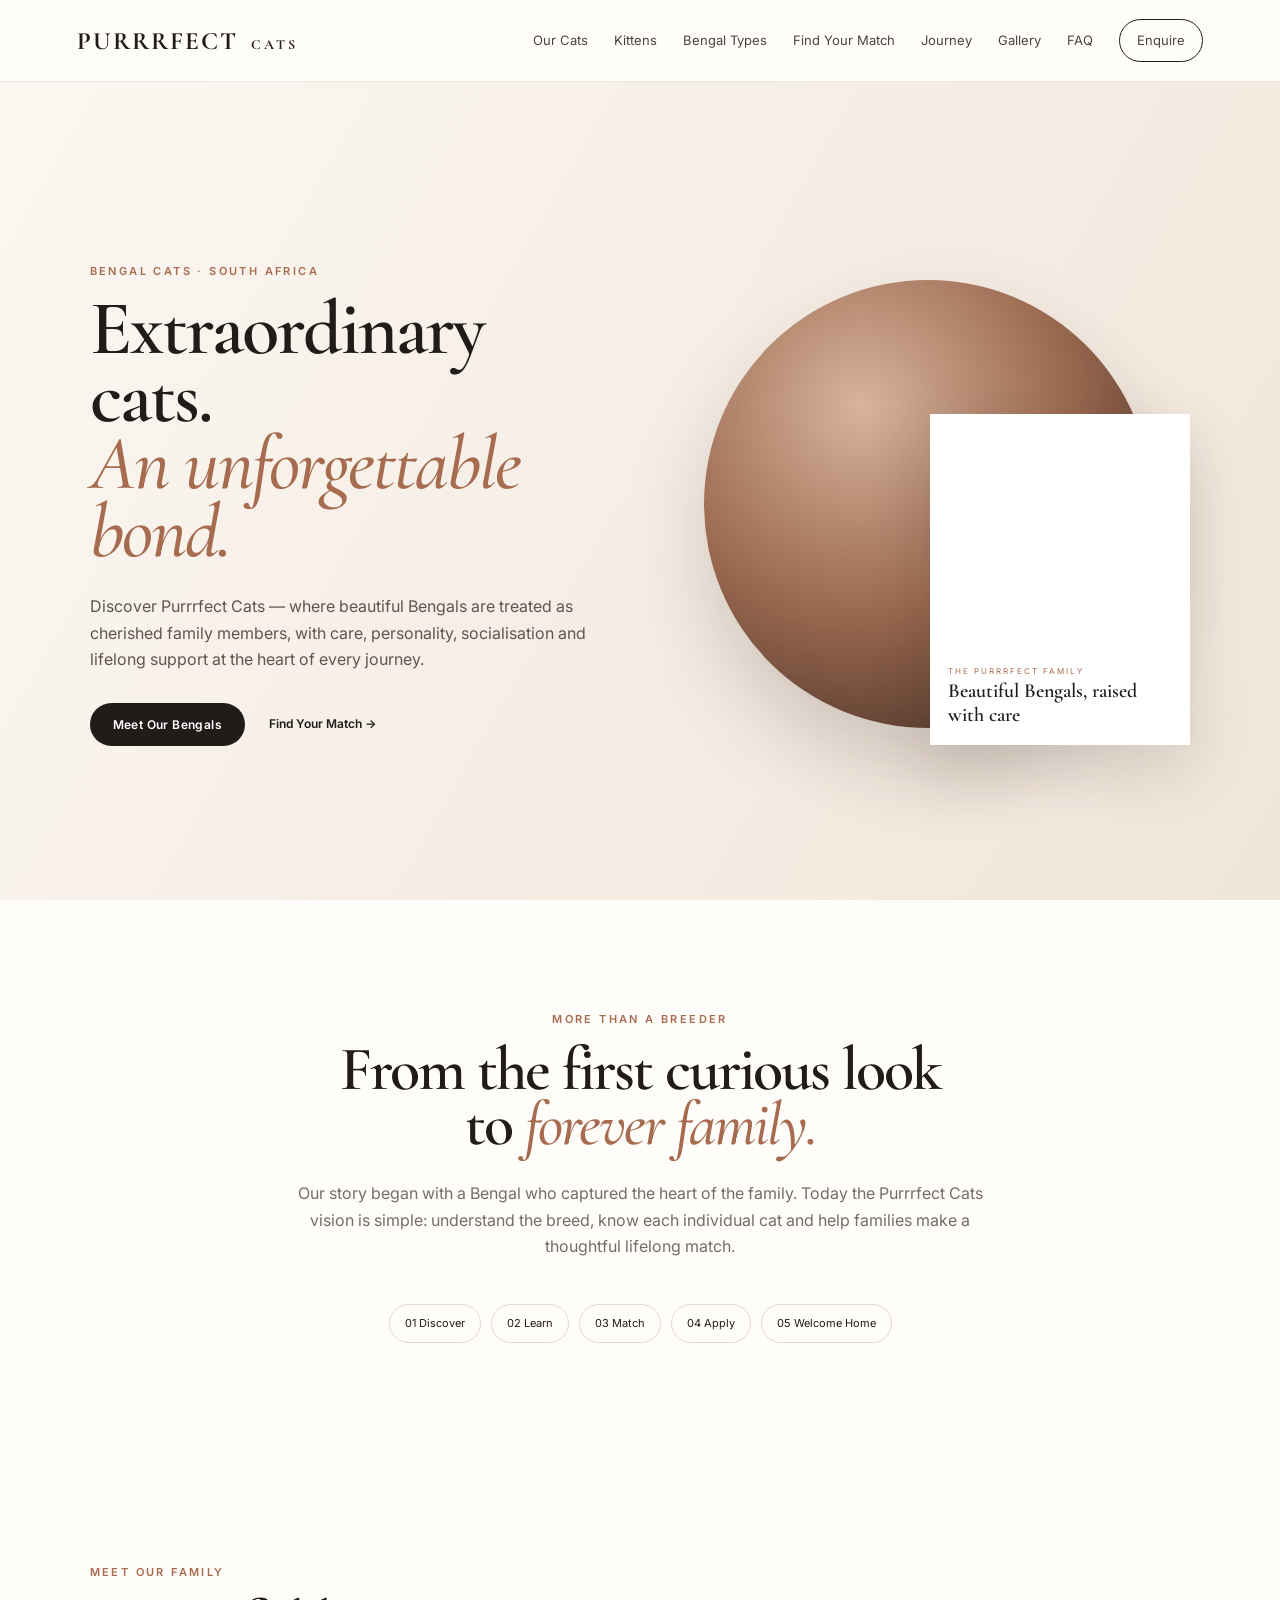
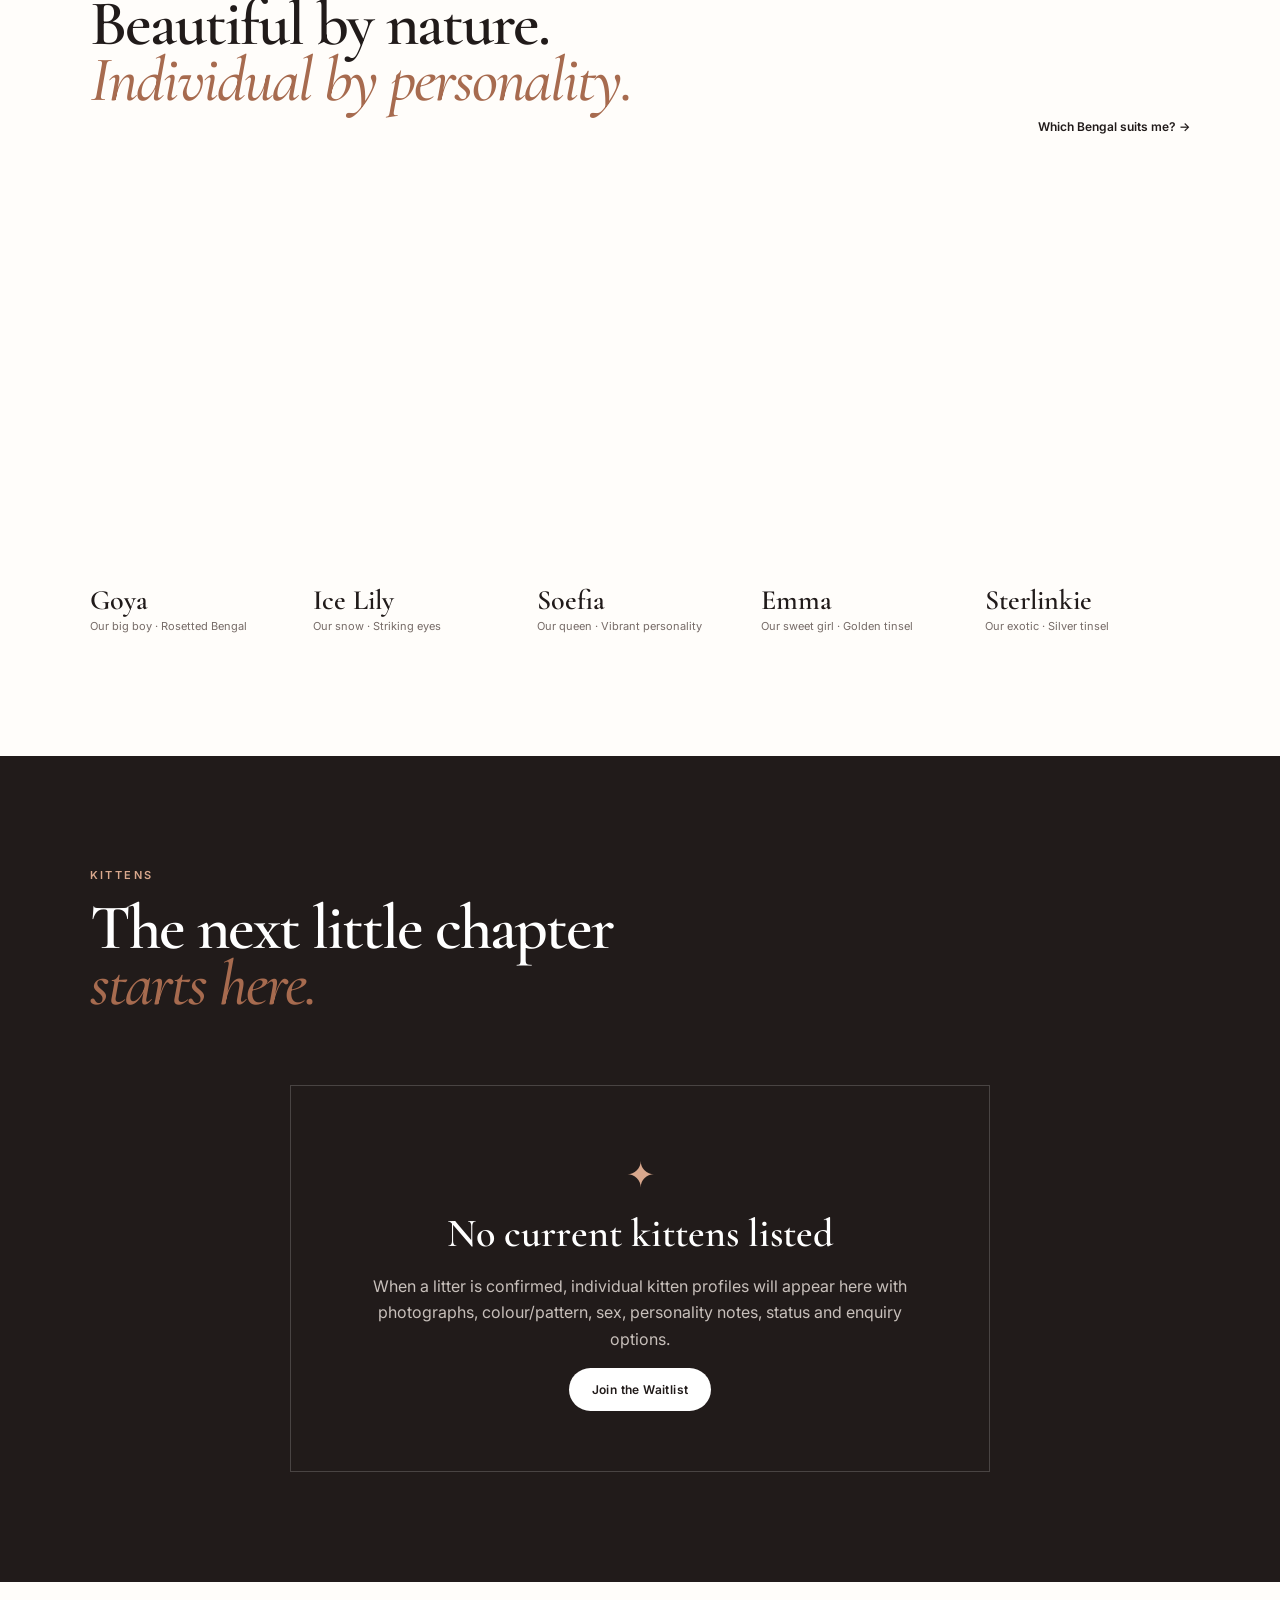
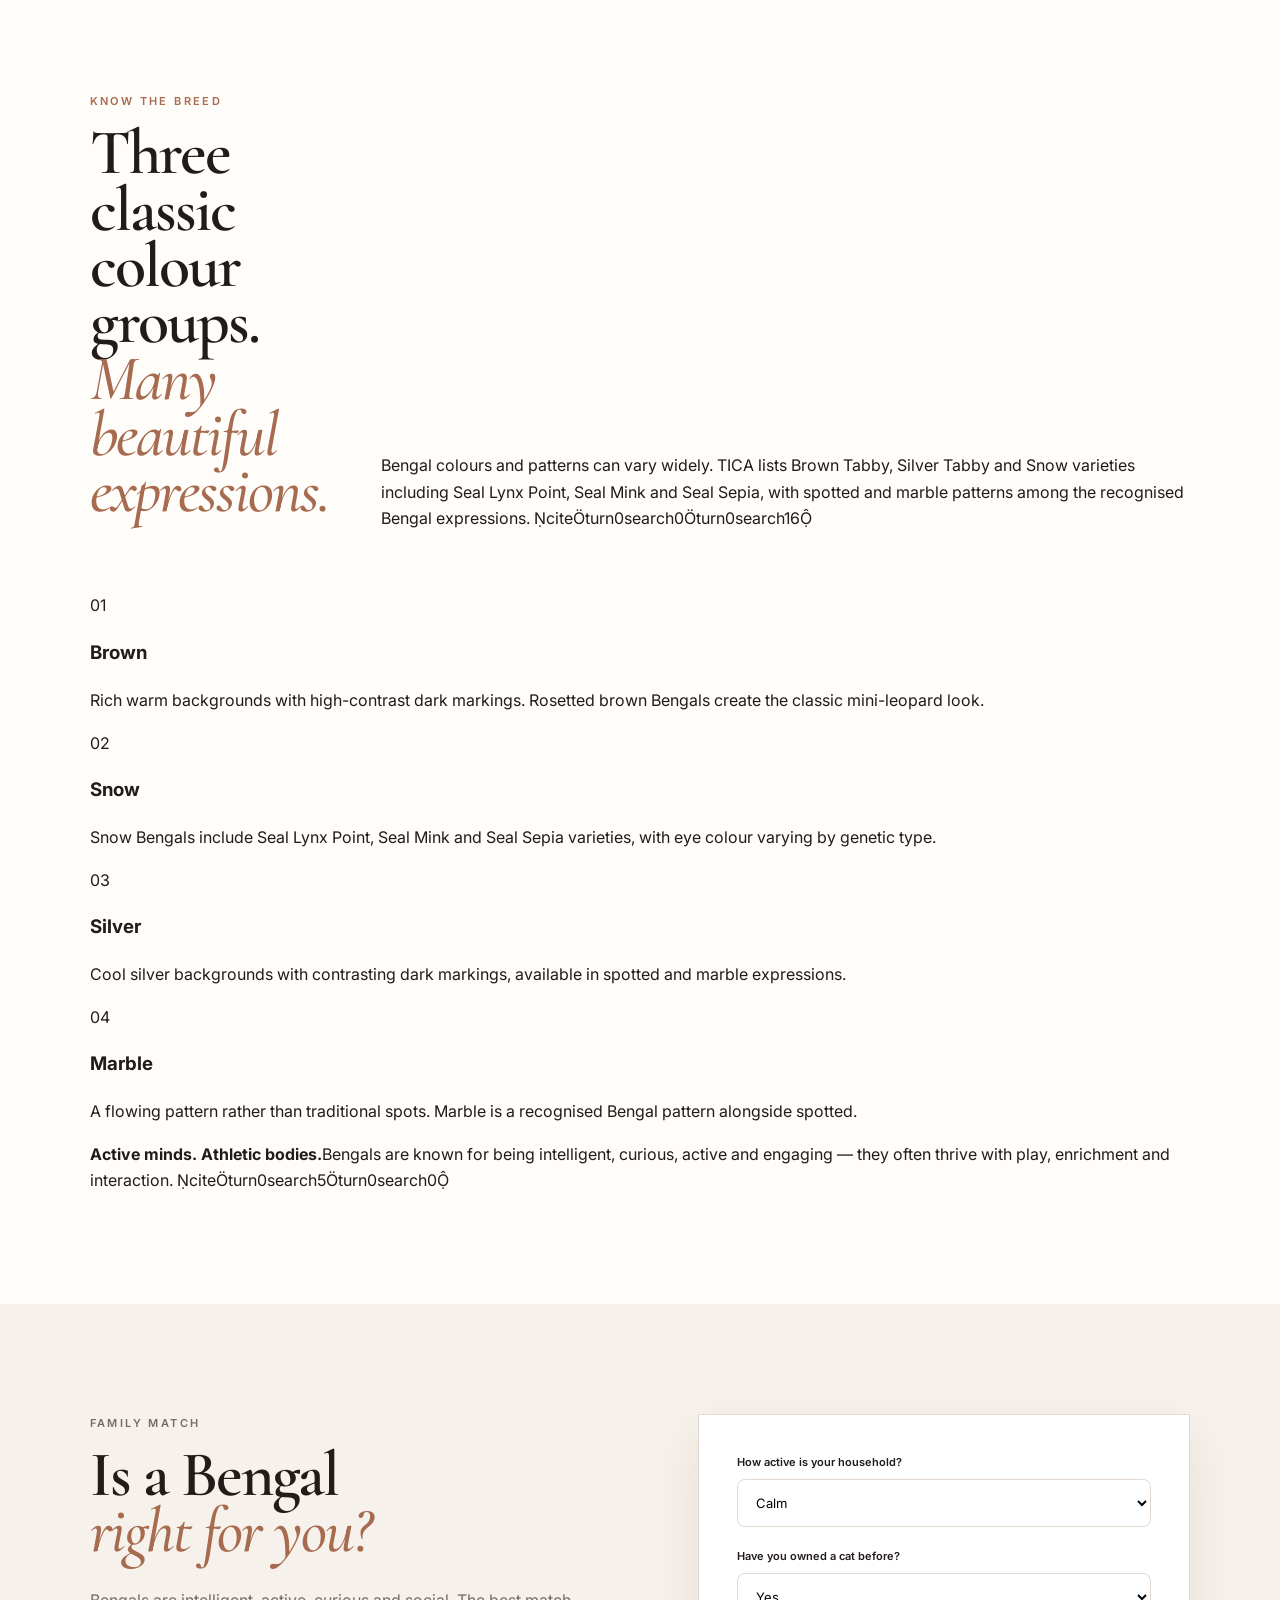
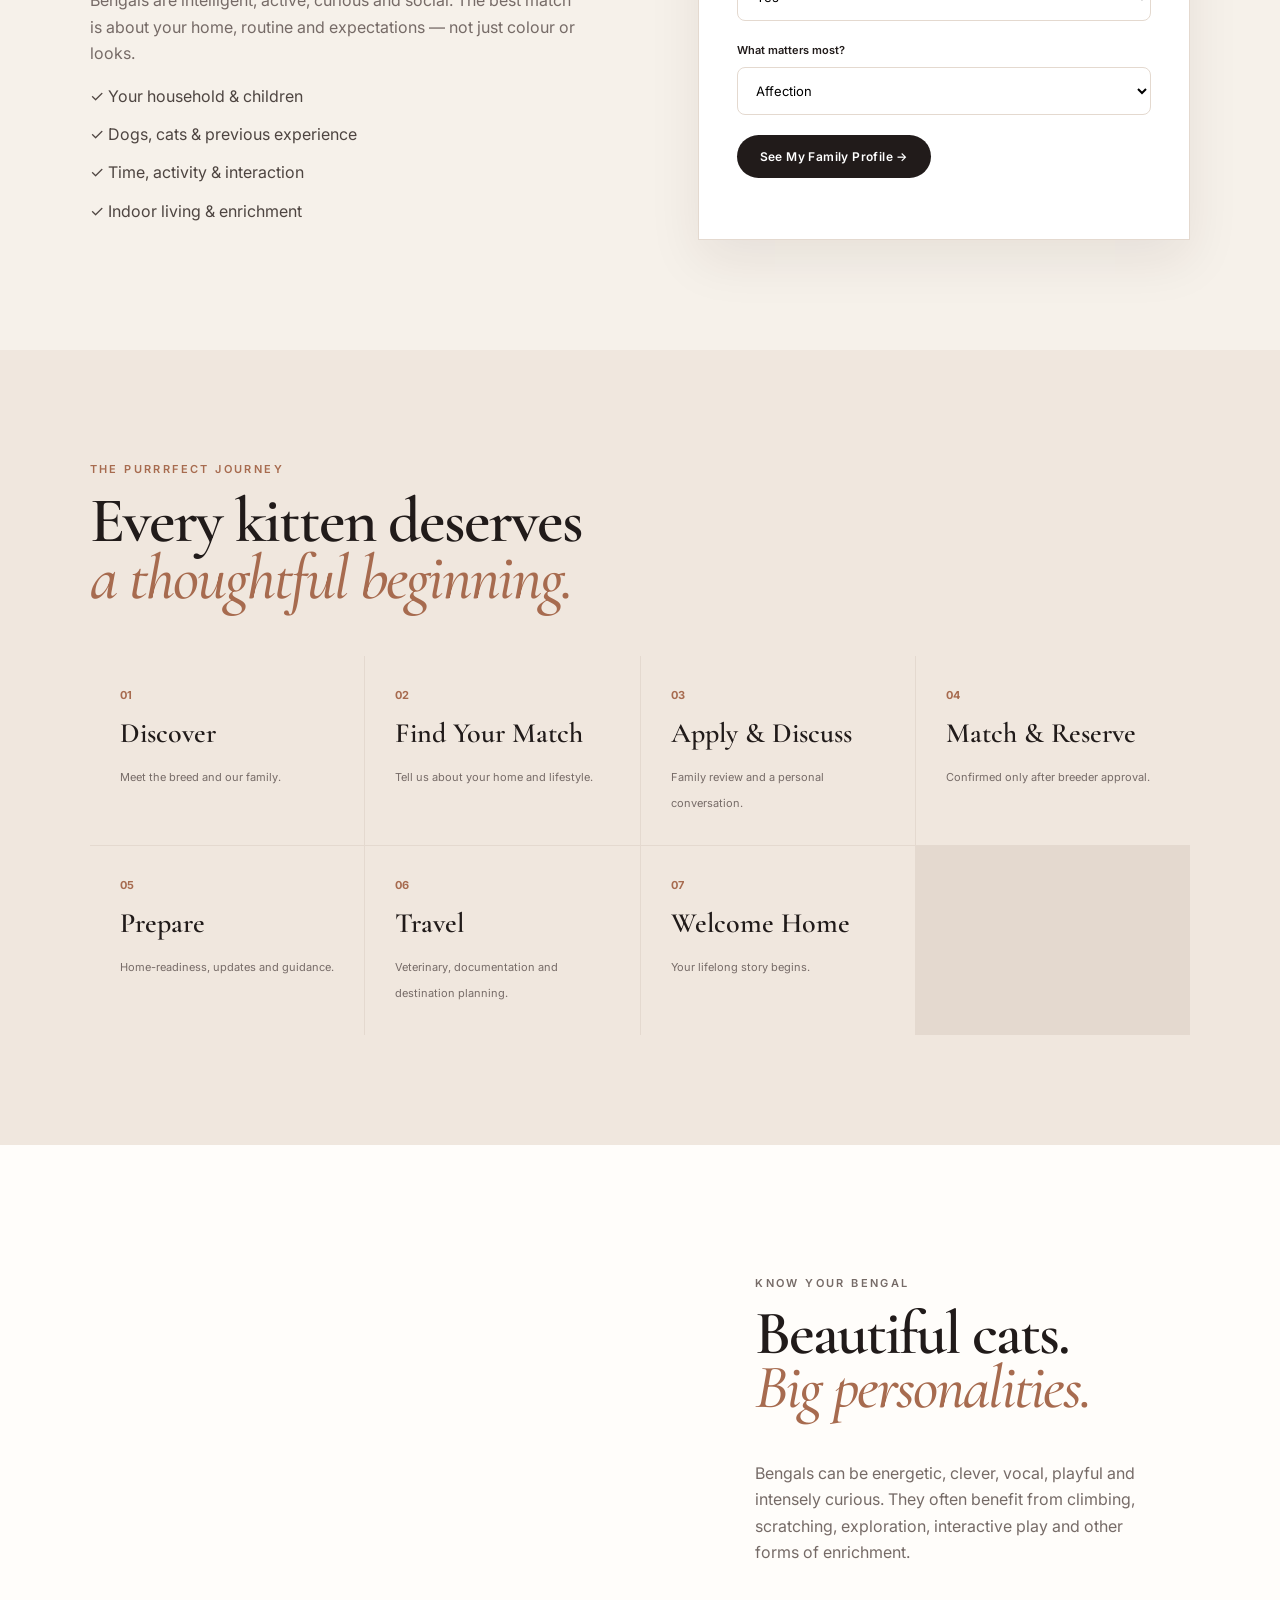
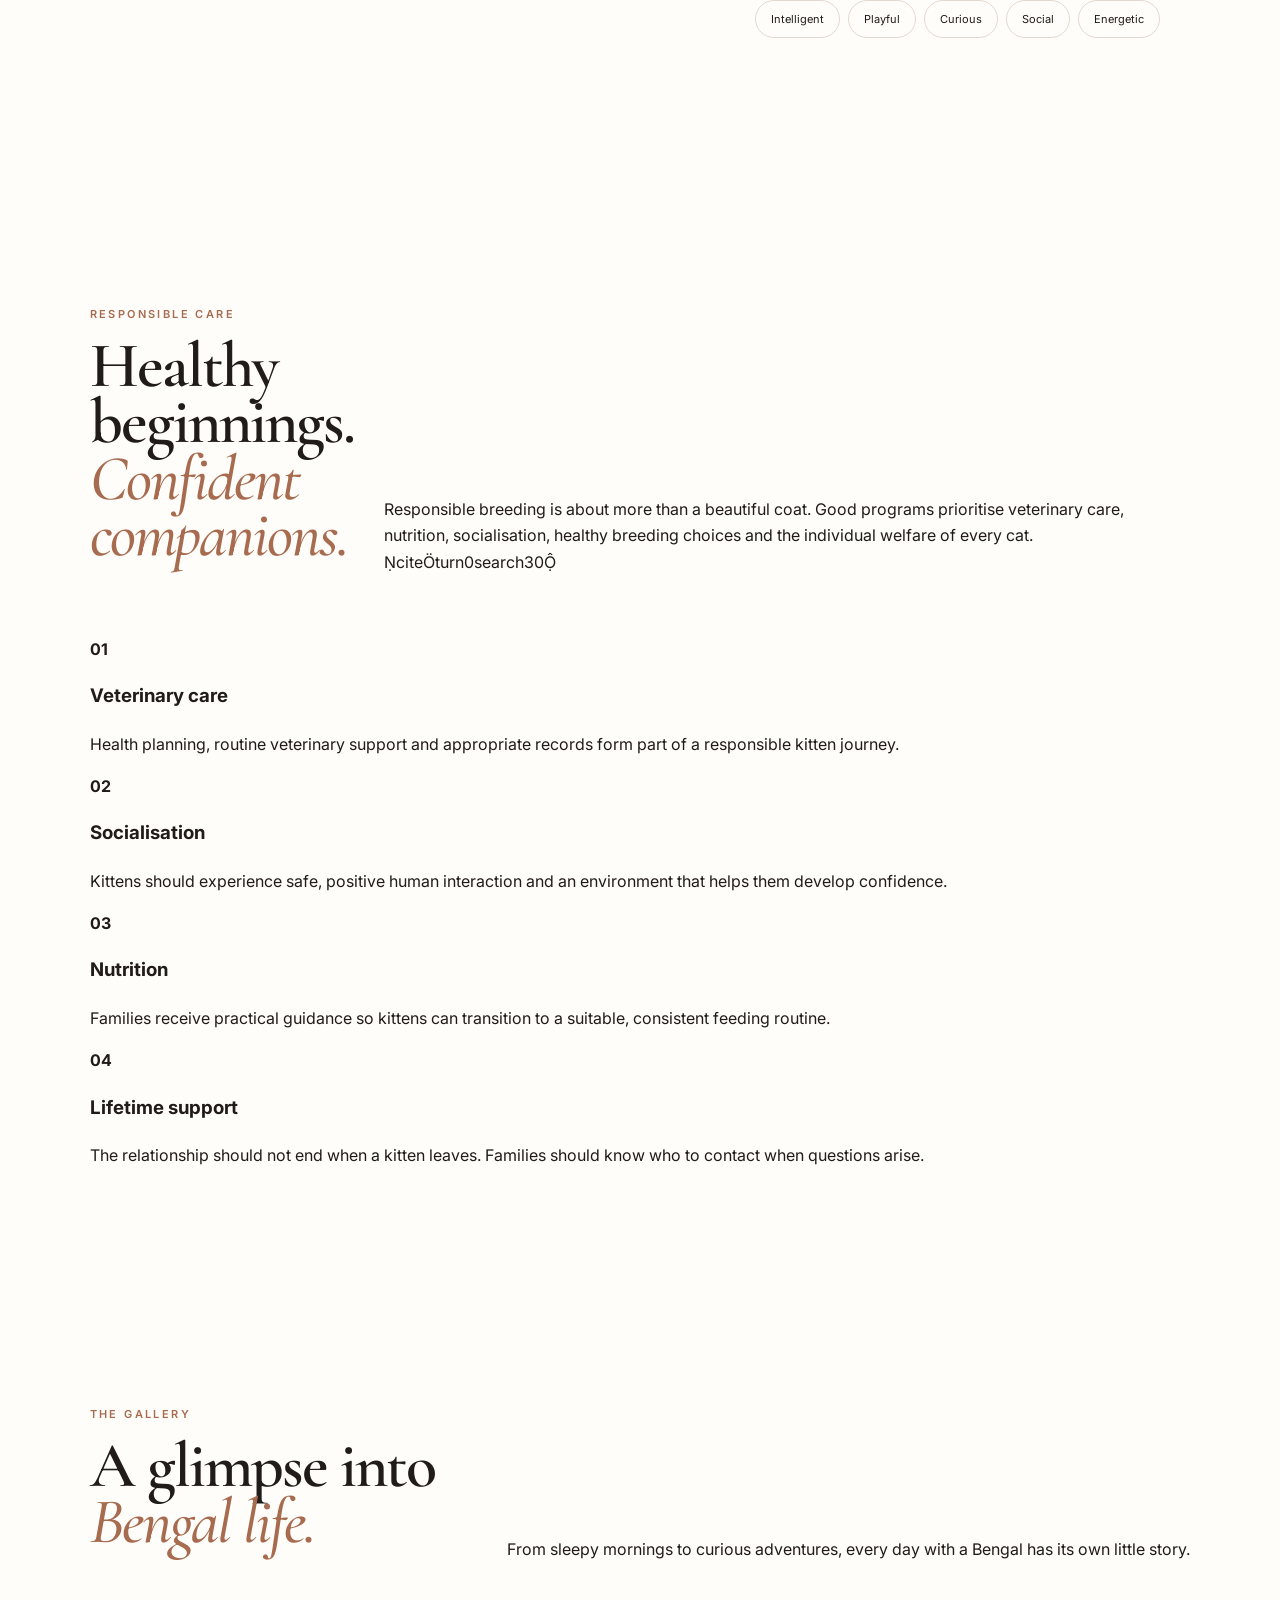
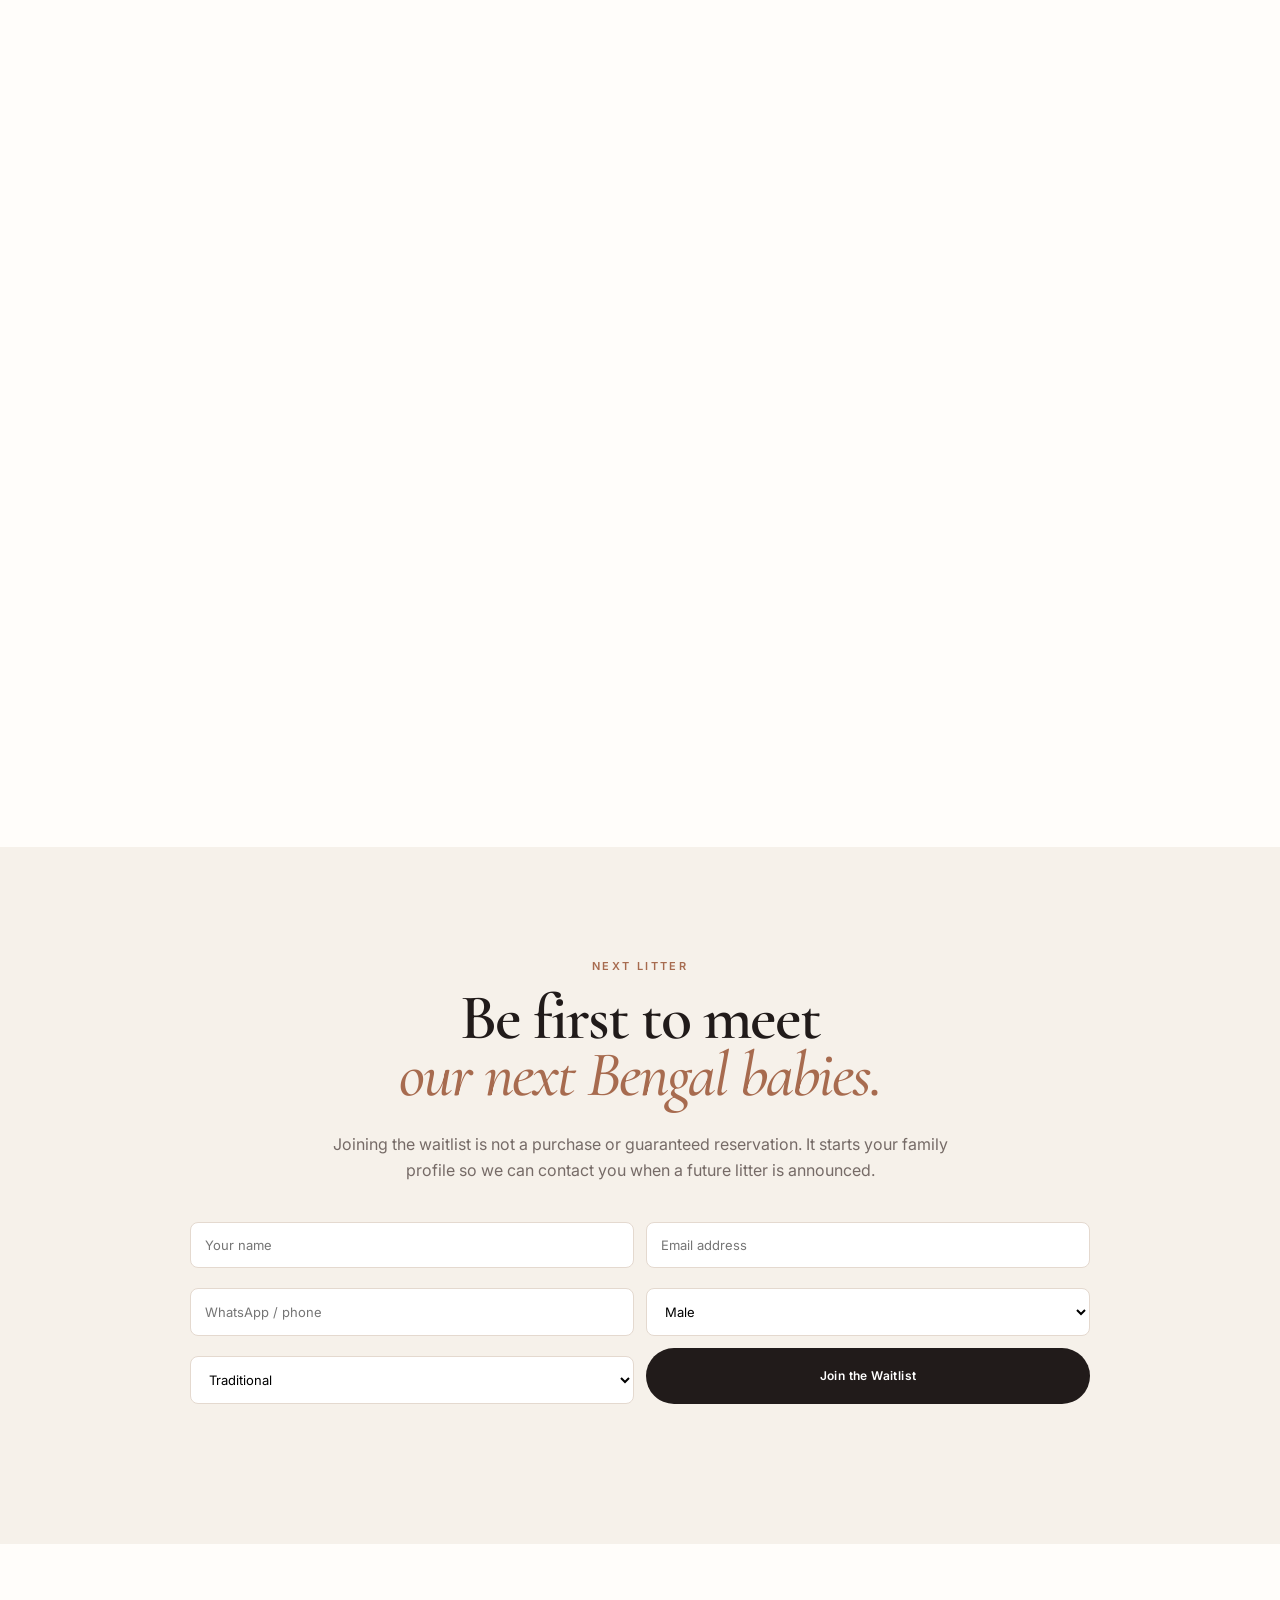
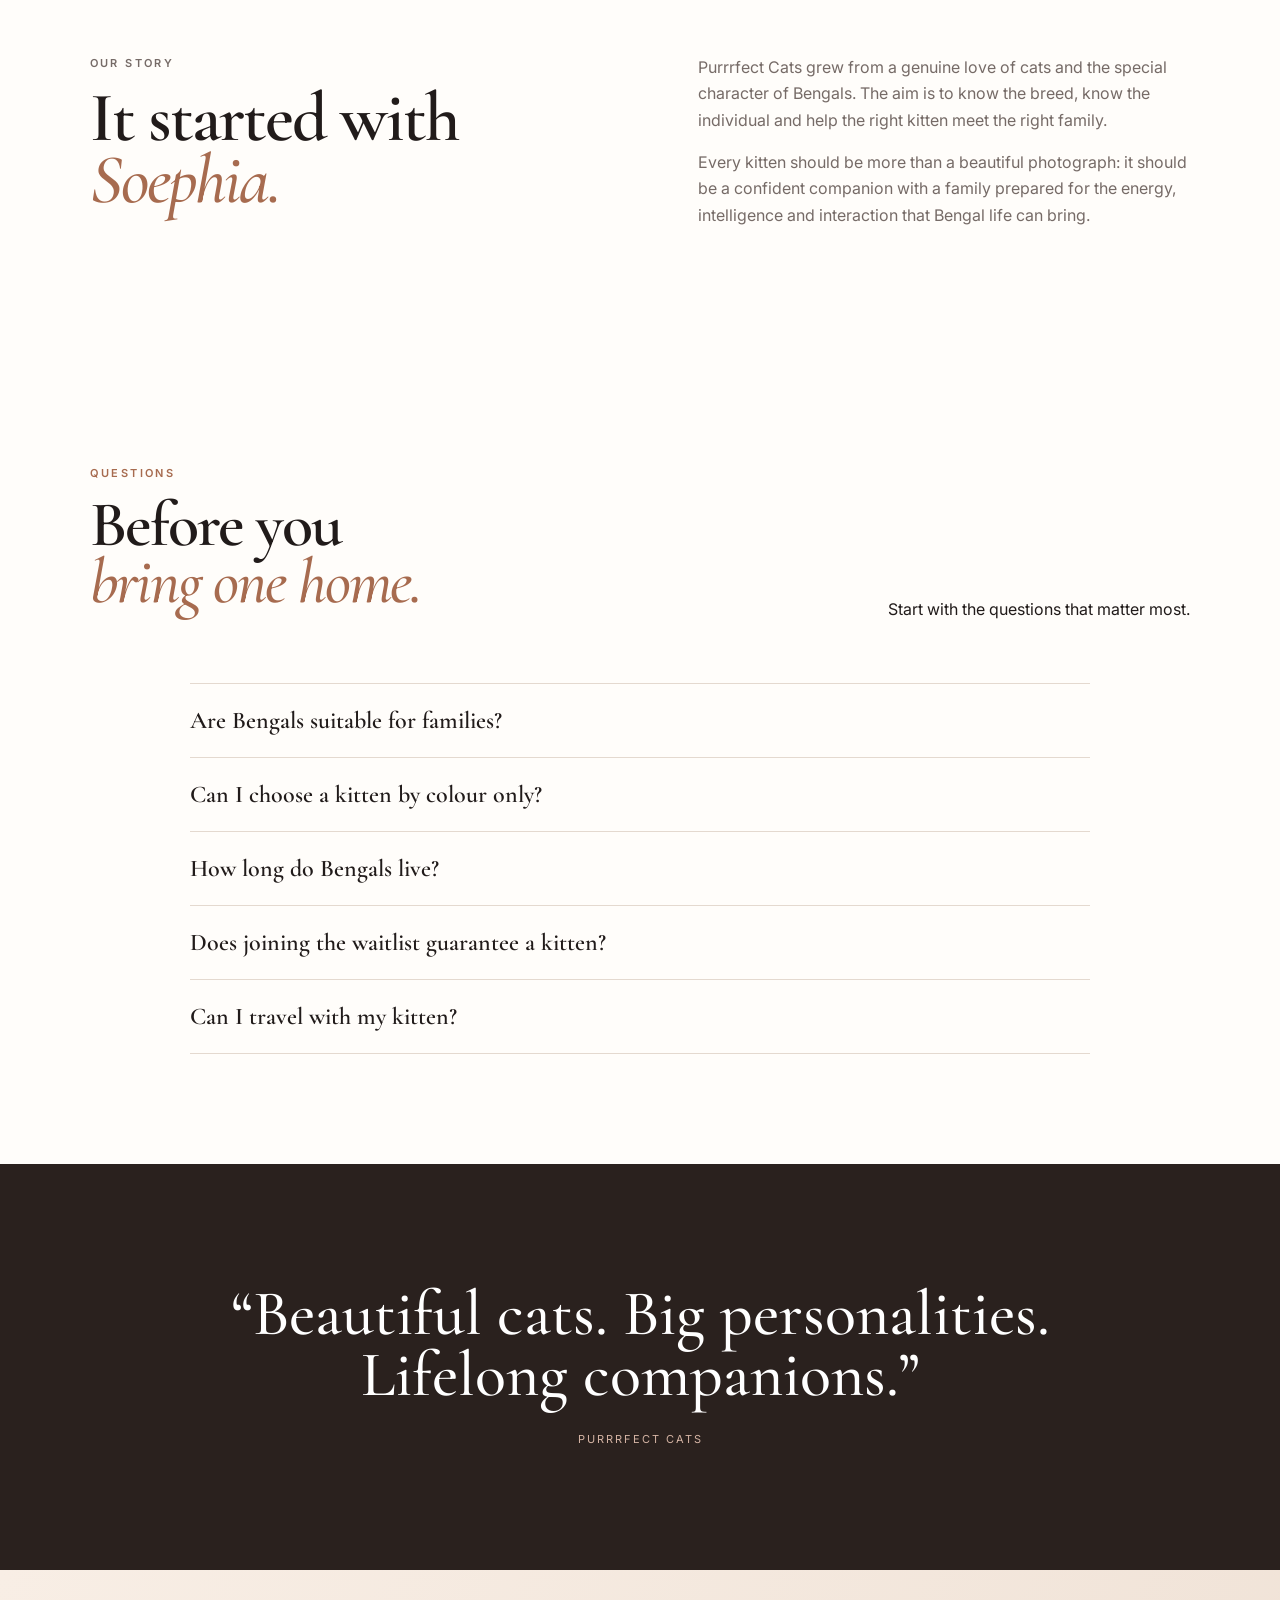
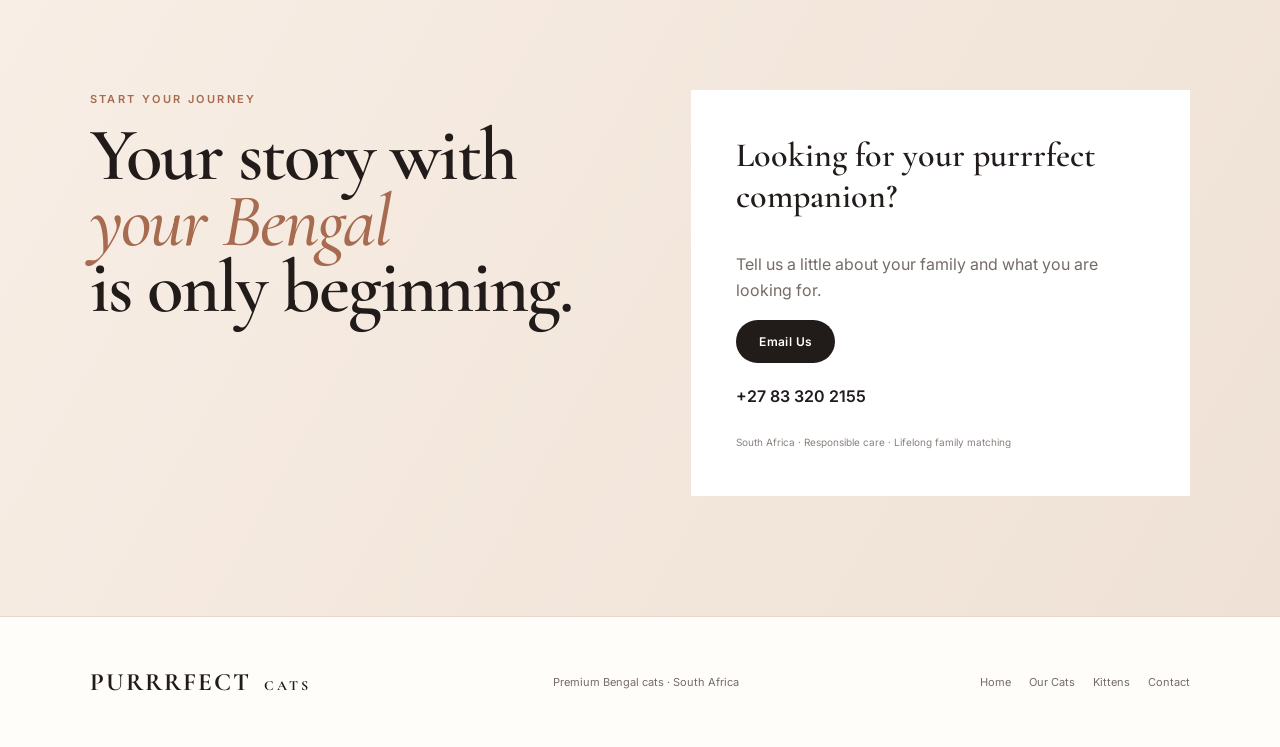
<file: index.html>
<!doctype html>
<html lang="en">
<head>
<meta charset="utf-8"><meta name="viewport" content="width=device-width,initial-scale=1">
<title>Purrrfect Cats | Premium Bengal Cats South Africa</title>
<meta name="description" content="Purrrfect Cats — beautiful Bengal cats and kittens, with a focus on responsible care, socialisation and lifelong family matches.">
<link rel="preconnect" href="https://fonts.googleapis.com"><link rel="preconnect" href="https://fonts.gstatic.com" crossorigin>
<link href="https://fonts.googleapis.com/css2?family=Cormorant+Garamond:wght@500;600;700&family=Inter:wght@400;500;600&display=swap" rel="stylesheet">
<link rel="stylesheet" href="styles.css">
</head>
<body>
<header class="nav"><a class="brand" href="#home">PURRRFECT <span>CATS</span></a><button class="menu" aria-label="Menu">☰</button><nav><a href="#cats">Our Cats</a><a href="#kittens">Kittens</a><a href="#types">Bengal Types</a><a href="#match">Find Your Match</a><a href="#journey">Journey</a><a href="#gallery">Gallery</a><a href="#faq">FAQ</a><a href="#contact" class="nav-cta">Enquire</a></nav></header>
<main>
<section id="home" class="hero"><div class="hero-copy"><p class="eyebrow">BENGAL CATS · SOUTH AFRICA</p><h1>Extraordinary cats.<br><em>An unforgettable bond.</em></h1><p>Discover Purrrfect Cats — where beautiful Bengals are treated as cherished family members, with care, personality, socialisation and lifelong support at the heart of every journey.</p><div class="actions"><a class="btn" href="#cats">Meet Our Bengals</a><a class="text-btn" href="#match">Find Your Match →</a></div></div><div class="hero-art"><div class="orb"></div><div class="cat-card"><div class="cat-photo"></div><div><small>THE PURRRFECT FAMILY</small><strong>Beautiful Bengals, raised with care</strong></div></div></div></section>
<section class="intro"><p class="eyebrow">MORE THAN A BREEDER</p><h2>From the first curious look<br>to <em>forever family.</em></h2><p>Our story began with a Bengal who captured the heart of the family. Today the Purrrfect Cats vision is simple: understand the breed, know each individual cat and help families make a thoughtful lifelong match.</p><div class="steps"><span>01 Discover</span><span>02 Learn</span><span>03 Match</span><span>04 Apply</span><span>05 Welcome Home</span></div></section>
<section id="cats" class="section"><div class="section-head"><div><p class="eyebrow">MEET OUR FAMILY</p><h2>Beautiful by nature.<br><em>Individual by personality.</em></h2></div><a href="#match" class="text-btn">Which Bengal suits me? →</a></div><div class="cards"><article class="cat"><div class="photo p1"></div><h3>Goya</h3><p>Our big boy · Rosetted Bengal</p></article><article class="cat"><div class="photo p2"></div><h3>Ice Lily</h3><p>Our snow · Striking eyes</p></article><article class="cat"><div class="photo p3"></div><h3>Soefia</h3><p>Our queen · Vibrant personality</p></article><article class="cat"><div class="photo p4"></div><h3>Emma</h3><p>Our sweet girl · Golden tinsel</p></article><article class="cat"><div class="photo p5"></div><h3>Sterlinkie</h3><p>Our exotic · Silver tinsel</p></article></div></section>
<section id="kittens" class="dark section"><div class="section-head"><div><p class="eyebrow">KITTENS</p><h2>The next little chapter<br><em>starts here.</em></h2></div></div><div class="empty"><div class="paw">✦</div><h3>No current kittens listed</h3><p>When a litter is confirmed, individual kitten profiles will appear here with photographs, colour/pattern, sex, personality notes, status and enquiry options.</p><a class="btn light" href="#waitlist">Join the Waitlist</a></div></section>
<section id="types" class="section types"><div class="section-head"><div><p class="eyebrow">KNOW THE BREED</p><h2>Three classic colour groups.<br><em>Many beautiful expressions.</em></h2></div><p>Bengal colours and patterns can vary widely. TICA lists Brown Tabby, Silver Tabby and Snow varieties including Seal Lynx Point, Seal Mink and Seal Sepia, with spotted and marble patterns among the recognised Bengal expressions. citeturn0search0turn0search16</p></div><div class="type-grid"><article><span>01</span><h3>Brown</h3><p>Rich warm backgrounds with high-contrast dark markings. Rosetted brown Bengals create the classic mini-leopard look.</p></article><article><span>02</span><h3>Snow</h3><p>Snow Bengals include Seal Lynx Point, Seal Mink and Seal Sepia varieties, with eye colour varying by genetic type.</p></article><article><span>03</span><h3>Silver</h3><p>Cool silver backgrounds with contrasting dark markings, available in spotted and marble expressions.</p></article><article><span>04</span><h3>Marble</h3><p>A flowing pattern rather than traditional spots. Marble is a recognised Bengal pattern alongside spotted.</p></article></div><div class="breed-note"><strong>Active minds. Athletic bodies.</strong><span>Bengals are known for being intelligent, curious, active and engaging — they often thrive with play, enrichment and interaction. citeturn0search5turn0search0</span></div></section>
<section id="match" class="section match"><div><p class="eyebrow">FAMILY MATCH</p><h2>Is a Bengal<br><em>right for you?</em></h2><p>Bengals are intelligent, active, curious and social. The best match is about your home, routine and expectations — not just colour or looks.</p><ul><li>✓ Your household & children</li><li>✓ Dogs, cats & previous experience</li><li>✓ Time, activity & interaction</li><li>✓ Indoor living & enrichment</li></ul></div><form id="quiz"><label>How active is your household?<select><option>Calm</option><option>Balanced</option><option>Very active</option></select></label><label>Have you owned a cat before?<select><option>Yes</option><option>No</option><option>I've owned Bengals</option></select></label><label>What matters most?<select><option>Affection</option><option>Playfulness</option><option>Curiosity</option><option>A balanced personality</option></select></label><button class="btn" type="submit">See My Family Profile →</button><p id="quiz-result" class="result"></p></form></section>
<section id="journey" class="journey"><div class="section"><p class="eyebrow">THE PURRRFECT JOURNEY</p><h2>Every kitten deserves<br><em>a thoughtful beginning.</em></h2><div class="timeline"><div><b>01</b><strong>Discover</strong><span>Meet the breed and our family.</span></div><div><b>02</b><strong>Find Your Match</strong><span>Tell us about your home and lifestyle.</span></div><div><b>03</b><strong>Apply & Discuss</strong><span>Family review and a personal conversation.</span></div><div><b>04</b><strong>Match & Reserve</strong><span>Confirmed only after breeder approval.</span></div><div><b>05</b><strong>Prepare</strong><span>Home-readiness, updates and guidance.</span></div><div><b>06</b><strong>Travel</strong><span>Veterinary, documentation and destination planning.</span></div><div><b>07</b><strong>Welcome Home</strong><span>Your lifelong story begins.</span></div></div></div></section>
<section class="split"><div class="split-art"></div><div class="split-copy"><p class="eyebrow">KNOW YOUR BENGAL</p><h2>Beautiful cats.<br><em>Big personalities.</em></h2><p>Bengals can be energetic, clever, vocal, playful and intensely curious. They often benefit from climbing, scratching, exploration, interactive play and other forms of enrichment.</p><div class="pill-row"><span>Intelligent</span><span>Playful</span><span>Curious</span><span>Social</span><span>Energetic</span></div></div></section>
<section id="care" class="section care"><div class="section-head"><div><p class="eyebrow">RESPONSIBLE CARE</p><h2>Healthy beginnings.<br><em>Confident companions.</em></h2></div><p>Responsible breeding is about more than a beautiful coat. Good programs prioritise veterinary care, nutrition, socialisation, healthy breeding choices and the individual welfare of every cat. citeturn0search30</p></div><div class="care-grid"><div><b>01</b><h3>Veterinary care</h3><p>Health planning, routine veterinary support and appropriate records form part of a responsible kitten journey.</p></div><div><b>02</b><h3>Socialisation</h3><p>Kittens should experience safe, positive human interaction and an environment that helps them develop confidence.</p></div><div><b>03</b><h3>Nutrition</h3><p>Families receive practical guidance so kittens can transition to a suitable, consistent feeding routine.</p></div><div><b>04</b><h3>Lifetime support</h3><p>The relationship should not end when a kitten leaves. Families should know who to contact when questions arise.</p></div></div></section>
<section id="gallery" class="section gallery-section"><div class="section-head"><div><p class="eyebrow">THE GALLERY</p><h2>A glimpse into<br><em>Bengal life.</em></h2></div><p>From sleepy mornings to curious adventures, every day with a Bengal has its own little story.</p></div><div class="gallery-grid"><div class="g g1"></div><div class="g g2"></div><div class="g g3"></div><div class="g g4"></div><div class="g g5"></div><div class="g g6"></div></div></section>
<section id="waitlist" class="section wait"><div class="wait-box"><p class="eyebrow">NEXT LITTER</p><h2>Be first to meet<br><em>our next Bengal babies.</em></h2><p>Joining the waitlist is not a purchase or guaranteed reservation. It starts your family profile so we can contact you when a future litter is announced.</p><form id="wait-form"><input required placeholder="Your name"><input required type="email" placeholder="Email address"><input placeholder="WhatsApp / phone"><select><option>Male</option><option>Female</option><option>Either</option></select><select><option>Traditional</option><option>Snow</option><option>Silver</option><option>Marble</option><option>Open to all</option></select><button class="btn" type="submit">Join the Waitlist</button></form><p id="wait-result" class="result"></p></div></section>
<section id="story" class="section story"><div><p class="eyebrow">OUR STORY</p><h2>It started with<br><em>Soephia.</em></h2></div><div><p>Purrrfect Cats grew from a genuine love of cats and the special character of Bengals. The aim is to know the breed, know the individual and help the right kitten meet the right family.</p><p>Every kitten should be more than a beautiful photograph: it should be a confident companion with a family prepared for the energy, intelligence and interaction that Bengal life can bring.</p></div></section>
<section id="faq" class="section faq-section"><div class="section-head"><div><p class="eyebrow">QUESTIONS</p><h2>Before you<br><em>bring one home.</em></h2></div><p>Start with the questions that matter most.</p></div><div class="faq-list"><details><summary>Are Bengals suitable for families?</summary><p>They can be, provided the family understands their active, intelligent and social nature. The individual cat and your household both matter.</p></details><details><summary>Can I choose a kitten by colour only?</summary><p>Colour and markings can be discussed, but personality and lifestyle compatibility should remain part of the final match.</p></details><details><summary>How long do Bengals live?</summary><p>TICA gives a Bengal life expectancy of roughly 12 to 20 years depending on factors including environment and nutrition. citeturn0search0</p></details><details><summary>Does joining the waitlist guarantee a kitten?</summary><p>No. The waitlist starts a conversation. Availability and final matching are confirmed separately.</p></details><details><summary>Can I travel with my kitten?</summary><p>Travel can require veterinary preparation and destination-specific documentation. Requirements should be checked for the exact destination before arrangements are made.</p></details></div></section>
<section class="quote"><p>“Beautiful cats. Big personalities. Lifelong companions.”</p><span>PURRRFECT CATS</span></section>
<section id="contact" class="contact"><div><p class="eyebrow">START YOUR JOURNEY</p><h2>Your story with<br><em>your Bengal</em><br>is only beginning.</h2></div><div class="contact-card"><h3>Looking for your purrrfect companion?</h3><p>Tell us a little about your family and what you are looking for.</p><a class="btn" href="mailto:sonjataylorct@gmail.com?subject=Purrrfect%20Cats%20Enquiry">Email Us</a><a class="phone" href="tel:+27833202155">+27 83 320 2155</a><small>South Africa · Responsible care · Lifelong family matching</small></div></section>
</main>
<footer><div class="brand">PURRRFECT <span>CATS</span></div><p>Premium Bengal cats · South Africa</p><div><a href="#home">Home</a><a href="#cats">Our Cats</a><a href="#kittens">Kittens</a><a href="#contact">Contact</a></div></footer>
<script src="app.js"></script>
</body></html>
</file>
<file: styles.css>
:root{--ink:#211b1a;--muted:#766b67;--cream:#f6f1ea;--paper:#fffdfa;--line:#e4d9cf;--accent:#a76b4f;--dark:#211b1a;--serif:'Cormorant Garamond',Georgia,serif;--sans:Inter,Arial,sans-serif}*{box-sizing:border-box}html{scroll-behavior:smooth}body{margin:0;color:var(--ink);background:var(--paper);font-family:var(--sans);line-height:1.65}a{color:inherit;text-decoration:none}.nav{height:82px;padding:0 6vw;display:flex;align-items:center;justify-content:space-between;position:sticky;top:0;z-index:20;background:rgba(255,253,250,.92);backdrop-filter:blur(16px);border-bottom:1px solid rgba(228,217,207,.65)}.brand{font:700 25px var(--serif);letter-spacing:2px}.brand span{font-size:14px;letter-spacing:3px;margin-left:5px}nav{display:flex;gap:26px;align-items:center;font-size:13px}nav a{color:#4c433f}.nav-cta{border:1px solid var(--ink);padding:10px 17px;border-radius:30px}.menu{display:none;background:none;border:0;font-size:25px}.hero{min-height:calc(100vh - 82px);display:grid;grid-template-columns:1fr 1fr;padding:7vw 7vw 5vw;gap:4vw;align-items:center;background:linear-gradient(120deg,#fbf7f1,#f0e5da)}.eyebrow{font-size:11px;letter-spacing:2.4px;font-weight:600;color:var(--accent);margin:0 0 15px}.hero h1,h2{font:600 clamp(48px,6vw,88px)/.88 var(--serif);letter-spacing:-2px;margin:0 0 28px}.hero h1 em,h2 em{font-weight:500;color:var(--accent)}.hero-copy>p:not(.eyebrow){max-width:590px;color:#5e5551;font-size:16px}.actions{display:flex;gap:24px;align-items:center;margin-top:30px}.btn{display:inline-block;border:0;border-radius:30px;background:var(--ink);color:white;padding:14px 23px;font:600 12px var(--sans);letter-spacing:.4px;cursor:pointer}.btn.light{background:#fff;color:var(--ink)}.text-btn{font-weight:600;font-size:12px}.hero-art{min-height:560px;position:relative;display:grid;place-items:center}.orb{width:min(35vw,470px);height:min(35vw,470px);border-radius:50%;background:radial-gradient(circle at 35% 28%,#d7b49b,#9a684f 48%,#33231d 100%);box-shadow:0 40px 80px rgba(50,30,20,.18)}.cat-card{position:absolute;right:0;bottom:7%;width:260px;background:#fff;padding:18px;box-shadow:0 25px 60px rgba(30,20,15,.14)}.cat-photo{height:220px;background:url('https://images.unsplash.com/photo-1543852786-1cf6624b9987?auto=format&fit=crop&w=700&q=85') center/cover}.cat-card small{display:block;color:var(--accent);font-size:8px;letter-spacing:2px;margin-top:13px}.cat-card strong{font:600 20px var(--serif);display:block}.intro,.section{padding:110px 7vw}.intro{text-align:center;max-width:1000px;margin:auto}.intro h2{font-size:62px}.intro>p:not(.eyebrow){max-width:700px;margin:0 auto;color:var(--muted)}.steps{display:flex;justify-content:center;flex-wrap:wrap;gap:10px;margin-top:45px}.steps span,.pill-row span{border:1px solid var(--line);padding:9px 15px;border-radius:30px;font-size:11px}.section-head{display:flex;justify-content:space-between;gap:30px;align-items:end;margin-bottom:45px}.section h2{font-size:64px}.cards{display:grid;grid-template-columns:repeat(5,1fr);gap:18px}.cat .photo{height:390px;background-size:cover;background-position:center}.p1{background-image:url('https://images.unsplash.com/photo-1568152950566-c1bf43f4ab28?auto=format&fit=crop&w=700&q=85')}.p2{background-image:url('https://images.unsplash.com/photo-1519052537078-e6302a4968d4?auto=format&fit=crop&w=700&q=85')}.p3{background-image:url('https://images.unsplash.com/photo-1495360010541-f48722b34f7d?auto=format&fit=crop&w=700&q=85')}.p4{background-image:url('https://images.unsplash.com/photo-1573865526739-10659fec78a5?auto=format&fit=crop&w=700&q=85')}.p5{background-image:url('https://images.unsplash.com/photo-1533738363-b7f9aef128ce?auto=format&fit=crop&w=700&q=85')}.cat h3{font:600 28px var(--serif);margin:12px 0 0}.cat p{font-size:11px;color:var(--muted);margin-top:0}.dark{background:var(--dark);color:white}.dark .eyebrow{color:#d9a88d}.empty{max-width:700px;padding:60px;border:1px solid rgba(255,255,255,.18);margin:30px auto 0;text-align:center}.empty h3{font:600 40px var(--serif);margin:5px 0}.empty p{color:#c7bfba}.paw{font-size:35px;color:#d9a88d}.match{display:grid;grid-template-columns:1fr 1fr;gap:9vw;background:var(--cream)}.match p{max-width:570px;color:var(--muted)}.match ul{list-style:none;padding:0;color:#4e4541}.match li{margin:12px 0}.match form{background:white;padding:38px;box-shadow:0 20px 50px rgba(50,30,20,.08);border:1px solid var(--line)}label{display:block;font-size:11px;font-weight:600;margin-bottom:20px}select,input{width:100%;margin-top:8px;padding:14px;border:1px solid var(--line);border-radius:8px;background:#fff;font:13px var(--sans)}.result{color:var(--accent);font-weight:600;font-size:12px}.journey{background:#f0e7de}.timeline{display:grid;grid-template-columns:repeat(4,1fr);gap:1px;background:var(--line);margin-top:50px}.timeline div{background:#f0e7de;padding:30px;min-height:170px}.timeline b{display:block;color:var(--accent);font-size:11px}.timeline strong{display:block;font:600 28px var(--serif);margin:12px 0}.timeline span{font-size:11px;color:var(--muted)}.split{display:grid;grid-template-columns:1fr 1fr;min-height:650px}.split-art{background:url('https://images.unsplash.com/photo-1495360010541-f48722b34f7d?auto=format&fit=crop&w=1200&q=85') center/cover}.split-copy{padding:9vw;display:flex;flex-direction:column;justify-content:center}.split-copy h2{font-size:62px}.split-copy p{color:var(--muted);max-width:560px}.pill-row{display:flex;gap:8px;flex-wrap:wrap;margin:18px 0 28px}.wait{background:var(--cream)}.wait-box{max-width:900px;margin:auto;text-align:center}.wait-box>p:not(.eyebrow){max-width:650px;margin:0 auto 30px;color:var(--muted)}#wait-form{display:grid;grid-template-columns:1fr 1fr;gap:12px;text-align:left}.#wait-form .btn{grid-column:1/-1}.story{display:grid;grid-template-columns:1fr 1fr;gap:9vw}.story h2{font-size:70px}.story p{color:var(--muted);margin-top:0}.quote{padding:120px 7vw;text-align:center;background:#2a211e;color:white}.quote p{font:500 clamp(40px,5vw,70px)/.95 var(--serif);max-width:850px;margin:0 auto 18px}.quote span{font-size:11px;letter-spacing:2px;color:#d5b4a4}.contact{padding:120px 7vw;display:grid;grid-template-columns:1fr 1fr;gap:8vw;background:linear-gradient(120deg,#f8eee5,#efe1d5)}.contact h2{font-size:75px}.contact-card{background:#fff;padding:45px;align-self:center}.contact-card h3{font:600 34px var(--serif);margin-top:0}.contact-card p{color:var(--muted)}.contact-card .phone{display:block;margin:20px 0;font-weight:600}.contact-card small{display:block;color:#8b817c;font-size:10px;margin-top:25px}footer{padding:45px 7vw;display:flex;justify-content:space-between;gap:20px;align-items:center;border-top:1px solid var(--line);font-size:11px;color:var(--muted)}footer div:last-child{display:flex;gap:18px}.brand{color:var(--ink)}.gallery-grid{display:grid;grid-template-columns:2fr 1fr 1fr;grid-auto-rows:230px;gap:12px}.gallery-grid .g{background-size:cover;background-position:center}.g1{grid-row:span 2;background-image:url('https://images.unsplash.com/photo-1543852786-1cf6624b9987?auto=format&fit=crop&w=1000&q=85')}.g2{background-image:url('https://images.unsplash.com/photo-1519052537078-e6302a4968d4?auto=format&fit=crop&w=700&q=85')}.g3{background-image:url('https://images.unsplash.com/photo-1573865526739-10659fec78a5?auto=format&fit=crop&w=700&q=85')}.g4{background-image:url('https://images.unsplash.com/photo-1533738363-b7f9aef128ce?auto=format&fit=crop&w=700&q=85')}.g5{background-image:url('https://images.unsplash.com/photo-1495360010541-f48722b34f7d?auto=format&fit=crop&w=700&q=85')}.g6{background-image:url('https://images.unsplash.com/photo-1568152950566-c1bf43f4ab28?auto=format&fit=crop&w=700&q=85')}.faq-list{max-width:900px;margin:auto;border-top:1px solid var(--line)}.faq-list details{border-bottom:1px solid var(--line);padding:22px 0}.faq-list summary{cursor:pointer;font:600 24px var(--serif);list-style:none}.faq-list summary::-webkit-details-marker{display:none}.faq-list p{max-width:750px;color:var(--muted);margin:12px 0 0}.gallery-section,.faq-section{background:var(--paper)}@media(max-width:900px){nav{display:none}.menu{display:block}.hero{grid-template-columns:1fr;padding-top:60px}.hero-art{min-height:380px}.orb{width:330px;height:330px}.cat-card{right:5%;bottom:0}.cards{grid-template-columns:repeat(2,1fr)}.cat:last-child{grid-column:1/-1;max-width:48%}.cat .photo{height:340px}.match,.split,.story,.contact{grid-template-columns:1fr}.timeline{grid-template-columns:repeat(2,1fr)}.section h2,.intro h2{font-size:52px}.contact h2{font-size:60px}.gallery-grid{grid-template-columns:1fr 1fr;grid-auto-rows:220px}.gallery-grid .g1{grid-row:span 1}}@media(max-width:560px){.nav{height:68px;padding:0 20px}.brand{font-size:20px}.hero,.section,.intro,.contact{padding:70px 20px}.hero h1{font-size:54px}.hero-art{min-height:340px}.orb{width:270px;height:270px}.cat-card{width:200px;padding:10px}.cat-photo{height:160px}.cards{grid-template-columns:1fr 1fr;gap:10px}.cat .photo{height:250px}.cat:last-child{max-width:none}.section-head{display:block}.section-head .text-btn{display:block;margin-top:15px}.timeline{grid-template-columns:1fr}.split-art{min-height:380px}.split-copy{padding:70px 20px}.split-copy h2,.story h2,.contact h2{font-size:50px}#wait-form{grid-template-columns:1fr}.empty{padding:40px 20px}.gallery-grid{grid-template-columns:1fr;grid-auto-rows:250px}.faq-list summary{font-size:21px}footer{padding:35px 20px;display:block}footer>div:last-child{margin-top:18px;flex-wrap:wrap}}
</file>
